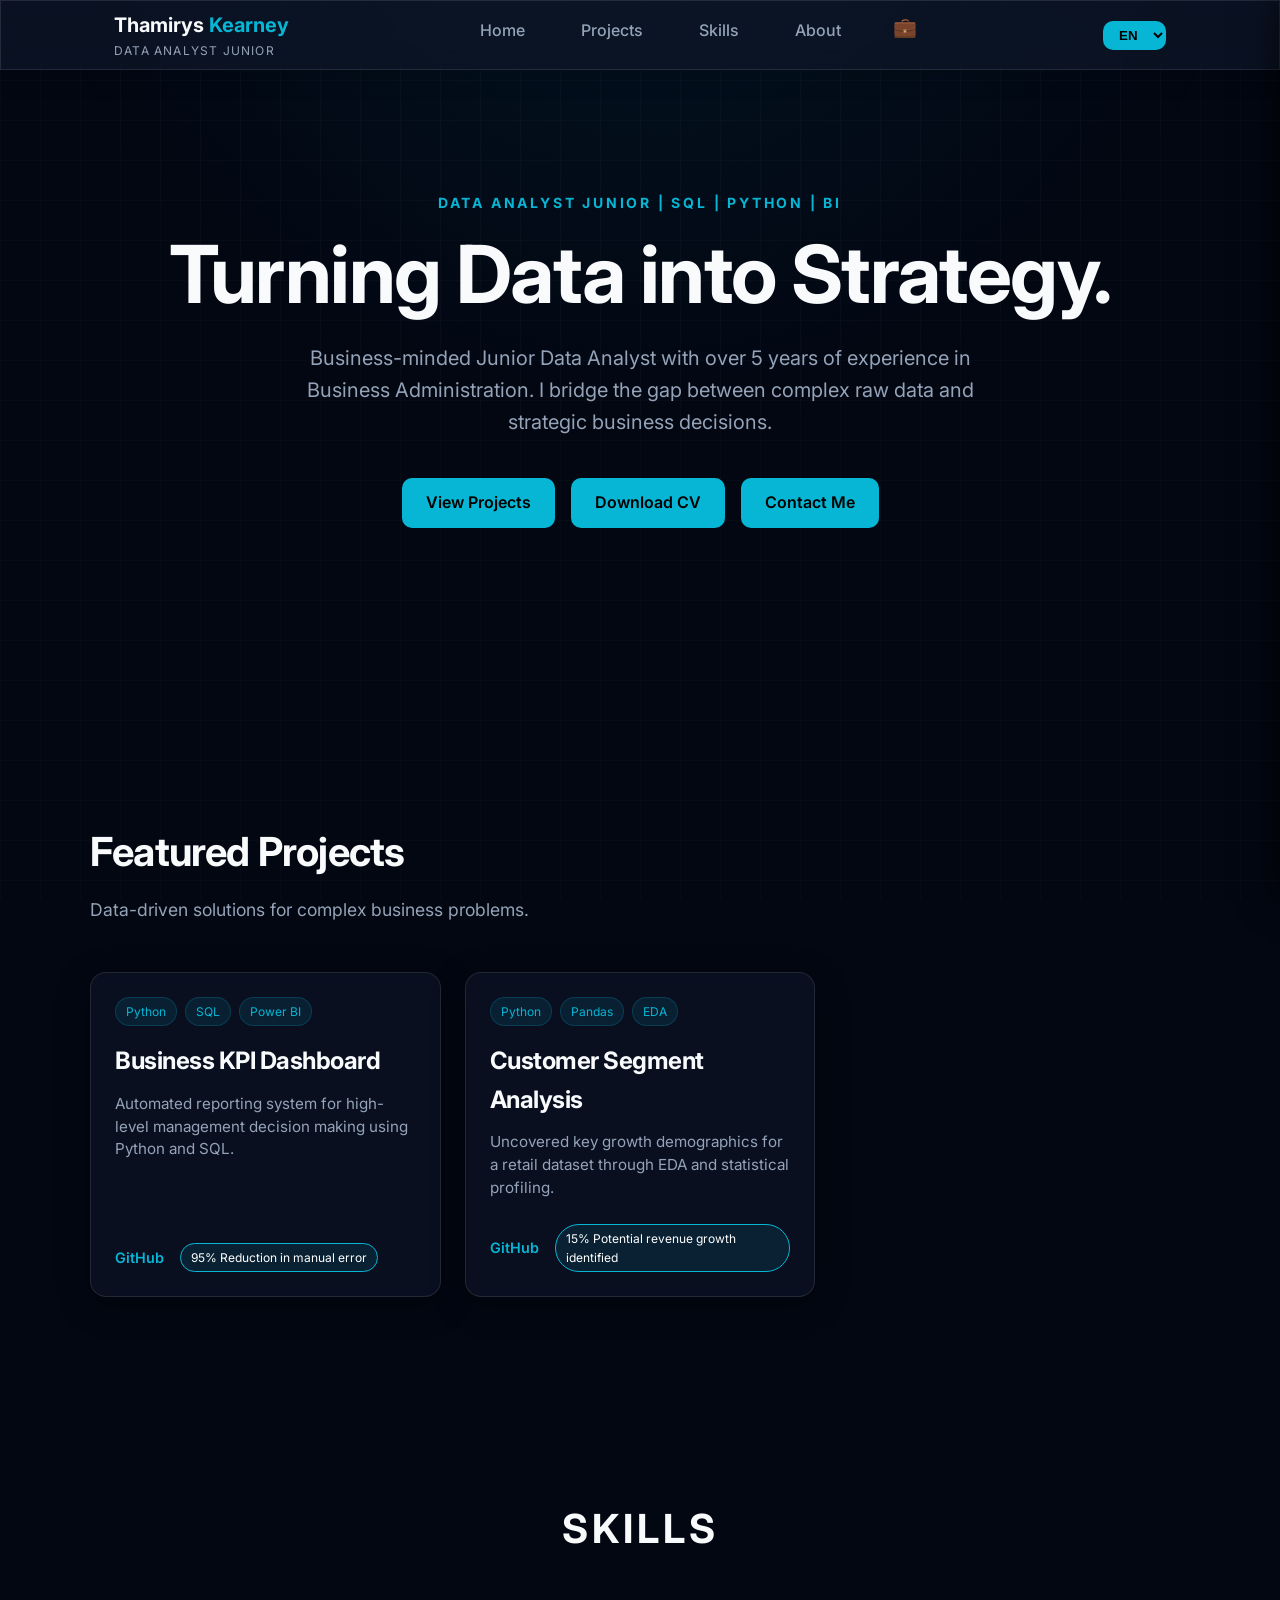
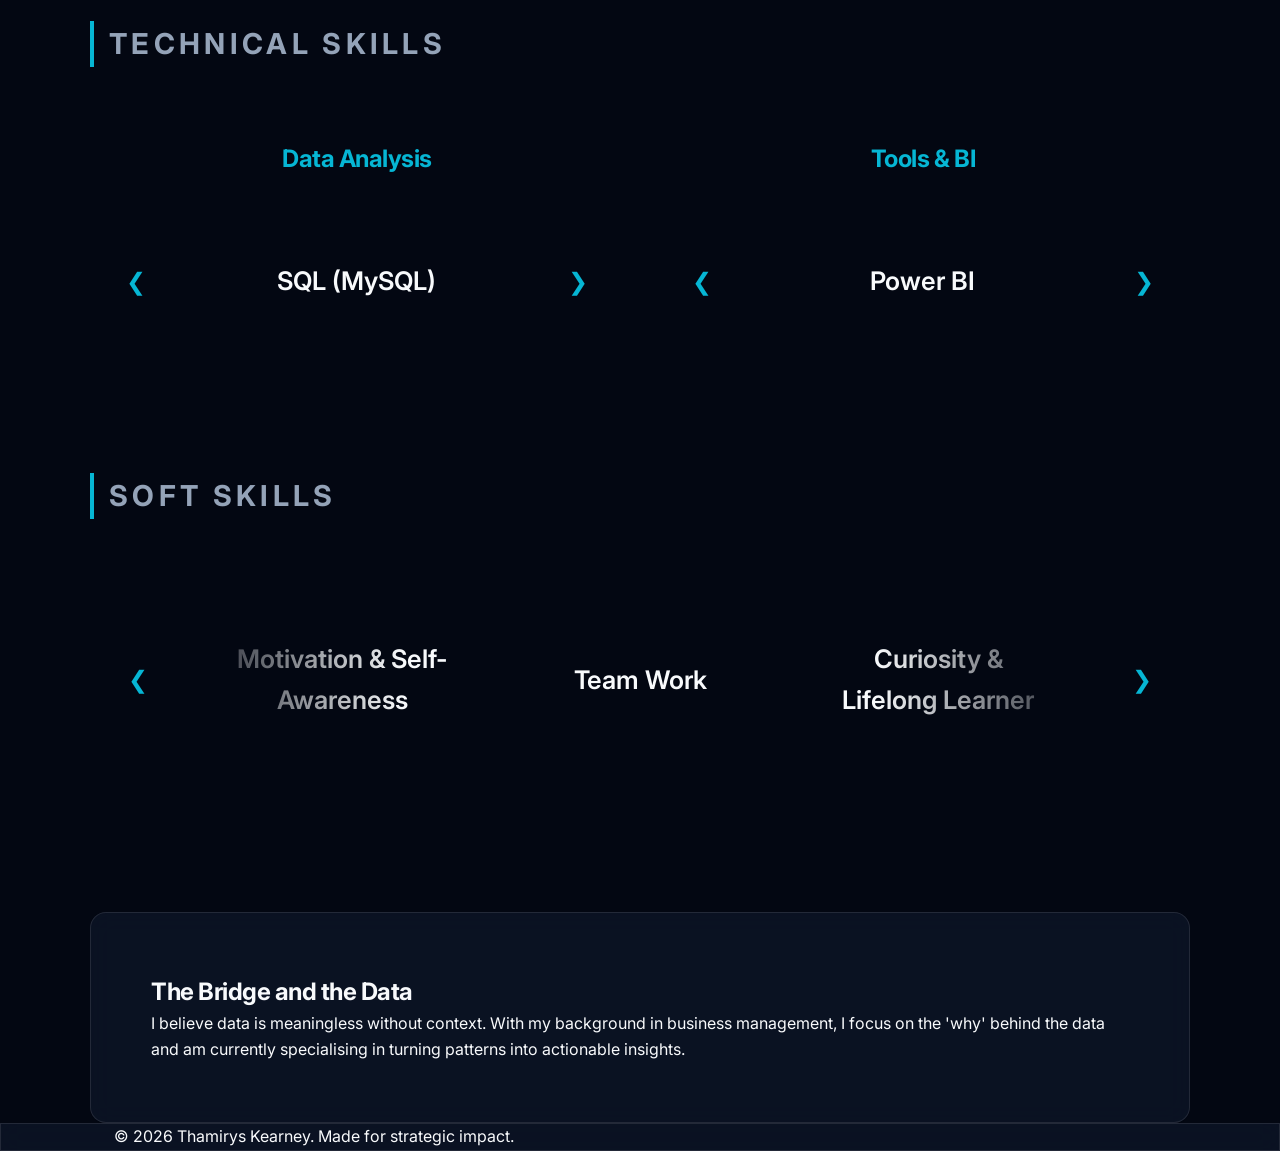
<file: index.html>
<!DOCTYPE html>
<html lang="en">

<head>
  <meta charset="UTF-8" />
  <meta name="viewport" content="width=device-width, initial-scale=1.0" />
  <title>Thamirys Kearney | Data Analyst Junior</title>
  <meta name="description"
    content="Thamirys Kearney - Professional Data Analyst Portfolio. Focused on business intelligence, SQL, Python and strategic insights." />
  <link rel="stylesheet" href="styles/globals.css" />
  <!-- Google Fonts -->
  <link rel="preconnect" href="https://fonts.googleapis.com">
  <link rel="preconnect" href="https://fonts.gstatic.com" crossorigin>
  <link href="https://fonts.googleapis.com/css2?family=Inter:wght@400;600;700&display=swap" rel="stylesheet">
</head>

<body>

  <header id="navbar" class="glass">
    <div class="container nav-content">
      <div class="logo">
        <span class="logo-name">Thamirys <span class="primary-text">Kearney</span></span>
        <span class="logo-role">Data Analyst Junior</span>
      </div>
      <nav>
        <ul>
          <li><a href="#hero" data-i18n="nav.home">Home</a></li>
          <li><a href="#projects" data-i18n="nav.projects">Projects</a></li>
          <li><a href="#skills" data-i18n="nav.skills">Skills</a></li>
          <li><a href="#about" data-i18n="nav.about">About</a></li>
          <li><button id="recruiter-mode-toggle" class="btn-recruiter" title="Recruiter Mode">💼</button></li>
        </ul>
      </nav>
      <div class="lang-switch">
        <select id="lang-select">
          <option value="en">EN</option>
          <option value="es">ES</option>
          <option value="pt">PT</option>
        </select>
      </div>
    </div>
  </header>

  <main>
    <section id="hero" class="container section-padding">
      <div class="hero-content">
        <h2 class="hero-eyebrow" data-i18n="hero.eyebrow">Data Analyst | SQL | Python | BI</h2>
        <h1 class="text-gradient" data-i18n="hero.title">Turning Data into Strategy.</h1>
        <p class="hero-desc" data-i18n="hero.description">
          Business-minded Data Analyst with a strong management background.
          I bridge the gap between complex raw data and strategic business decisions.
        </p>
        <div class="hero-actions">
          <a href="#projects" class="btn btn-primary" data-i18n="hero.cta.projects">View Projects</a>
          <a href="assets/cv.pdf" download="Thamirys_Kearney_CV.pdf" class="btn btn-primary"
            data-i18n="hero.cta.download">Download CV</a>
          <a href="#contact" class="btn btn-primary" data-i18n="hero.cta.contact">Contact Me</a>
        </div>
      </div>
    </section>

    <section id="projects" class="container section-padding">
      <div class="section-header">
        <h2 data-i18n="projects.title">Featured Projects</h2>
        <p data-i18n="projects.subtitle">Data-driven solutions for complex business problems.</p>
      </div>
      <div class="projects-grid" id="projects-container">
        <!-- Rendered by JS -->
      </div>
    </section>

    <section id="skills" class="container section-padding">
      <div class="section-header skills-header">
        <h2 data-i18n="skills.title" class="skills-main-title">SKILLS</h2>
      </div>

      <div class="skills-subsection">
        <h3 class="subsection-title" data-i18n="skills.subtitle">TECHNICAL SKILLS</h3>
        <div class="skills-container" id="technical-skills-container">
          <!-- Rendered by JS -->
        </div>
      </div>

      <div class="skills-subsection skills-subsection--soft">
        <h3 class="subsection-title" data-i18n="skills.soft_title">Soft Skills</h3>
        <div class="skills-container" id="soft-skills-container">
          <!-- Rendered by JS -->
        </div>
      </div>
    </section>

    <section id="about" class="container section-padding glass about-section">
      <div class="about-grid">
        <div class="about-text">
          <h2 data-i18n="about.title">The Bridge and the Data</h2>
          <div id="about-content-placeholder" data-i18n="about.description">
            <!-- Content here -->
          </div>
        </div>
      </div>
    </section>
  </main>

  <footer class="glass">
    <div class="container">
      <p>&copy; 2026 Thamirys Kearney. Made for strategic impact.</p>
    </div>
  </footer>

  <aside id="recruiter-panel" class="glass">
    <div class="recruiter-header">
      <h2 data-i18n="recruiter.title">Recruiter Quick-View</h2>
      <p data-i18n="recruiter.subtitle">Decision-ready summary.</p>
    </div>
    <div class="recruiter-actions">
      <div class="recruiter-cv-preview">
        <h4 data-i18n="recruiter.cv.title">Resume / CV</h4>
        <p data-i18n="recruiter.cv.info">Optimized for ATS & strategic impact.</p>
        <button class="btn btn-primary" onclick="window.print()" style="margin-top: 15px; width: 100%;">Print to
          PDF</button>
        <a href="assets/cv.pdf" download="Thamirys_Kearney_CV.pdf" class="btn btn-primary"
          style="margin-top: 10px; width: 100%; justify-content: center;" data-i18n="recruiter.cv.download">Download
          PDF</a>
      </div>
      <a href="mailto:thamirys.kearney@gmail.com" class="btn btn-primary" style="justify-content: center;">Send
        Email</a>
      <a href="https://www.linkedin.com/in/thamirys-kearney-0a7a7331/" target="_blank" class="btn btn-primary"
        style="justify-content: center;">LinkedIn Profile</a>
    </div>
  </aside>

  <div id="overlay" class="overlay"></div>

  <!-- Hidden Print Area -->
  <div id="cv-print-area" style="padding: 10mm; display: none;">
    <div class="cv-header">
      <h1>Thamirys Kearney</h1>
      <h2>Data Analyst Junior | SQL • Python • Business Intelligence</h2>
      <p>Worldwide | Email: thamirys.kearney@gmail.com</p>
      <p>LinkedIn: Thamirys Kearney | GitHub: ThamirysKearney</p>
    </div>

    <div class="cv-section">
      <h3>Perfil Profesional</h3>
      <p style="font-size: 10pt;">Profesional con visión de negocio en transición hacia el mundo de los Datos, con más
        de 5
        años de experiencia en gestión operativa y optimización de procesos. Especializándome en transformar datos
        complejos en
        decisiones estratégicas. Experiencia demostrada en la automatización de flujos de trabajo, creación de
        dashboards de BI y análisis de KPIs.</p>
    </div>

    <div class="cv-section">
      <h3>Habilidades Técnicas</h3>
      <div class="cv-skills-grid">
        <div><strong>Análisis:</strong> SQL (MySQL), Python (Pandas, NumPy)</div>
        <div><strong>BI:</strong> Power BI, Tableau, Excel Avanzado</div>
        <div><strong>Herramientas:</strong> ERP, Google Analytics, CRM, Git</div>
        <div><strong>Soft Skills:</strong> Trabajo en equipo, Soft Leadership, Curiosidad intelectual, adaptabilidad
        </div>
      </div>
    </div>

    <div class="cv-section">
      <h3>Experiencia Profesional</h3>
      <div class="cv-item">
        <div class="cv-item-header">
          <span>Analista de Operaciones y Datos | Altra Corporation Sl</span>
          <span>2019 – 2023</span>
        </div>
        <ul>
          <li>Optimización de Procesos: Rediseñé el proceso logístico mediante automatización, reduciendo el tiempo de
            espera en 1 día y la huella de carbono en un 50% (Aprobado por junta directiva).</li>
          <li>Business Intelligence: Creé reporte de KPIs y dashboards en Power BI para el análisis de comportamiento de
            clientes y pedidos internacionales.</li>
          <li>IA & Innovación: Colaboré en el desarrollo del primer proyecto de IA de la empresa, diseñando diagramas de
            flujo para chatbots automáticos.</li>
        </ul>
      </div>

      <div class="cv-item">
        <div class="cv-item-header">
          <span>Gestión de Operaciones e Itinerarios | Sport77 Racing Ltd (UK)</span>
          <span>2023 – 2025</span>
        </div>
        <ul>
          <li>Reporting Operativo: Preparé informes internos para la dirección ejecutiva sobre el estado de operaciones
            internacionales.</li>
          <li>Optimización de Logística: Introduje mejoras en canales de comunicación interna y herramientas de
            planificación, optimizando la gestión en periodos críticos.</li>
        </ul>
      </div>
    </div>

    <div class="cv-section">
      <h3>Formación y Certificaciones</h3>
      <div class="cv-item">
        <div class="cv-item-header">
          <span>Bootcamp Data Analyst Junior | Factoría F5 / Fundación la Caixa</span>
          <span>2026</span>
        </div>
        <div class="cv-item-header">
          <span>Grado en Business Management (BSc 2:1) | Swansea University (UK)</span>
          <span>2017</span>
        </div>
        <div style="font-size: 8pt; margin-top: 5px;">Certificaciones: Power BI para Controlling, AI Software
          Specialist, Data Governance Foundations, SQL for Data Analytics.</div>
      </div>
    </div>

    <div class="cv-section">
      <h3>Idiomas</h3>
      <p style="font-size: 9pt;"><strong>Español / Portugués:</strong> Nativo | <strong>Inglés:</strong> Nivel
        Profesional
        | <strong>Otros:</strong> Francés, Alemán, Italiano.</p>
    </div>
  </div>


  <script src="scripts/i18n.js"></script>
  <script src="scripts/main.js"></script>
</body>

</html>
</file>
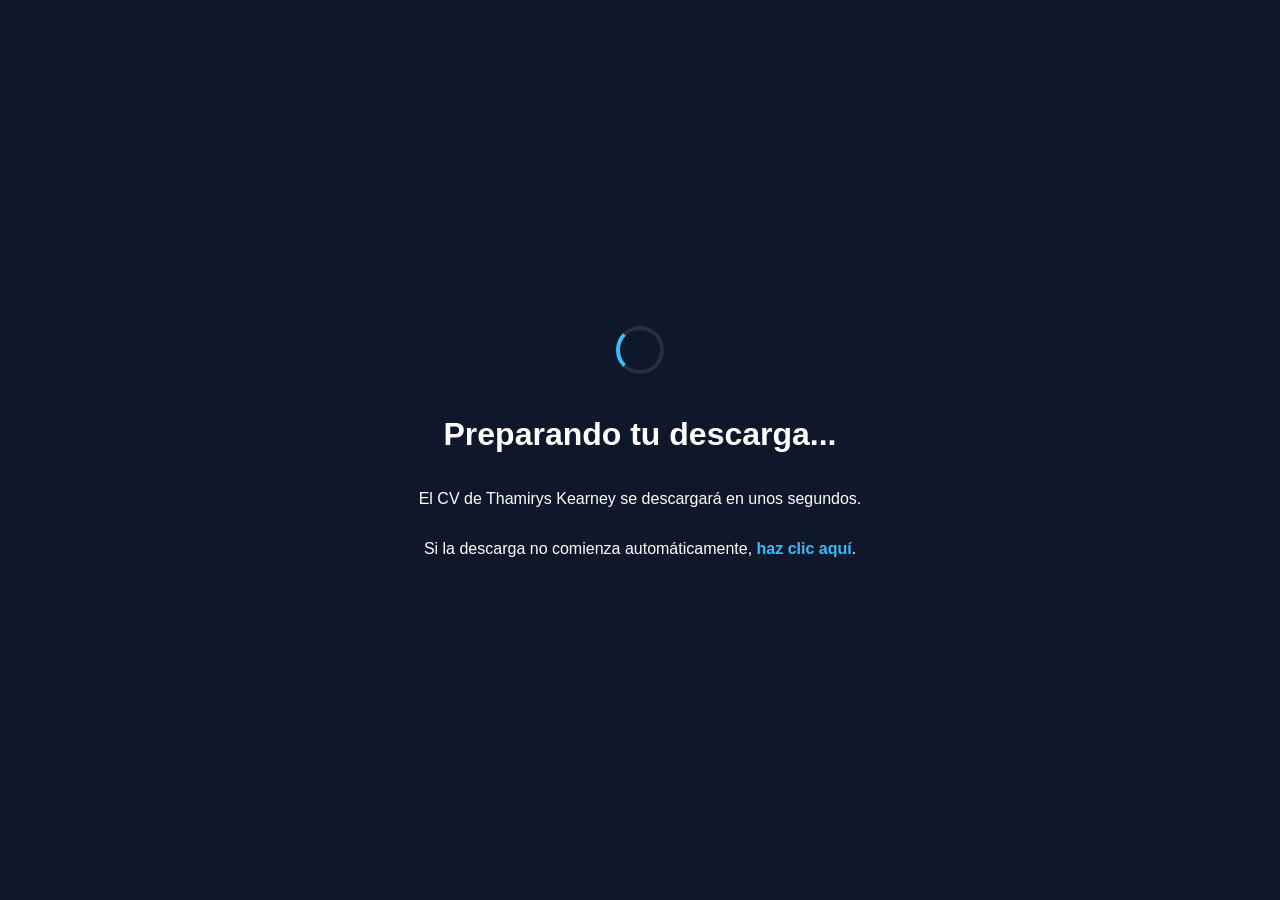
<file: cv.html>
<!DOCTYPE html>
<html lang="es">

<head>
    <meta charset="UTF-8">
    <meta name="viewport" content="width=device-width, initial-scale=1.0">
    <title>Descargando CV - Thamirys Kearney</title>
    <!-- Estilo rápido para que se vea profesional mientras descarga -->
    <style>
        body {
            font-family: 'Inter', sans-serif;
            display: flex;
            flex-direction: column;
            align-items: center;
            justify-content: center;
            height: 100vh;
            margin: 0;
            background-color: #0f172a;
            color: white;
            text-align: center;
        }

        .loader {
            border: 4px solid rgba(255, 255, 255, 0.1);
            border-left-color: #38bdf8;
            border-radius: 50%;
            width: 40px;
            height: 40px;
            animation: spin 1s linear infinite;
            margin-bottom: 20px;
        }

        @keyframes spin {
            to {
                transform: rotate(360deg);
            }
        }

        a {
            color: #38bdf8;
            text-decoration: none;
            margin-top: 20px;
            font-weight: bold;
        }
    </style>
</head>

<body>
    <div class="loader"></div>
    <h1>Preparando tu descarga...</h1>
    <p>El CV de Thamirys Kearney se descargará en unos segundos.</p>
    <p>Si la descarga no comienza automáticamente, <a href="assets/cv.pdf" download="Thamirys_Kearney_CV.pdf">haz clic
            aquí</a>.</p>

    <script>
        // Iniciar descarga automáticamente
        window.onload = function () {
            const link = document.createElement('a');
            link.href = 'assets/cv.pdf';
            link.download = 'Thamirys_Kearney_CV.pdf';
            document.body.appendChild(link);
            link.click();
            document.body.removeChild(link);

            // Opcional: Redirigir a la página principal después de 5 segundos
            // setTimeout(() => { window.location.href = 'index.html'; }, 5000);
        };
    </script>
</body>

</html>
</file>
<file: styles/globals.css>
:root {
    /* Colors - Corporate Slate & Cyan */
    --bg-color: #030712;
    --surface-color: #0f172a;
    --surface-hover: #1e293b;
    --text-main: #f8fafc;
    --text-muted: #94a3b8;
    --primary: #06b6d4;
    --primary-glow: rgba(6, 182, 212, 0.4);
    --border-color: rgba(255, 255, 255, 0.08);
    --glass-bg: rgba(15, 23, 42, 0.7);
    --glass-border: rgba(255, 255, 255, 0.1);

    /* Spacing & Radii */
    --radius-lg: 16px;
    --radius-md: 10px;
    --content-width: 1100px;
    --header-height: 70px;

    /* Transitions */
    --transition-fast: 200ms cubic-bezier(0.4, 0, 0.2, 1);
    --transition-slow: 400ms cubic-bezier(0.4, 0, 0.2, 1);
}

/* Reset & Base */
* {
    box-sizing: border-box;
    margin: 0;
    padding: 0;
}

html {
    scroll-behavior: smooth;
}

body {
    font-family: 'Inter', system-ui, -apple-system, sans-serif;
    background-color: var(--bg-color);
    color: var(--text-main);
    line-height: 1.6;
    overflow-x: hidden;
}

/* Grid Background */
body::before {
    content: "";
    position: fixed;
    top: 0;
    left: 0;
    width: 100%;
    height: 100%;
    background-image:
        radial-gradient(circle at 50% -20%, #06b6d415, transparent 50%),
        linear-gradient(rgba(255, 255, 255, 0.02) 1px, transparent 1px),
        linear-gradient(90deg, rgba(255, 255, 255, 0.02) 1px, transparent 1px);
    background-size: 100% 100%, 40px 40px, 40px 40px;
    z-index: -1;
}

h1,
h2,
h3,
h4 {
    font-weight: 700;
    letter-spacing: -0.02em;
}

a {
    text-decoration: none;
    color: inherit;
    transition: var(--transition-fast);
}

/* Utilities */
.container {
    max-width: var(--content-width);
    margin: 0 auto;
    padding: 0 24px;
}

.section-padding {
    padding: 100px 0;
}

.glass {
    background: var(--glass-bg);
    backdrop-filter: blur(12px);
    -webkit-backdrop-filter: blur(12px);
    border: 1px solid var(--glass-border);
}

.btn {
    display: inline-flex;
    align-items: center;
    padding: 12px 24px;
    border-radius: var(--radius-md);
    font-weight: 600;
    cursor: pointer;
    border: none;
    transition: var(--transition-fast);
}

.btn-primary {
    background-color: var(--primary);
    color: #000;
}

.btn-primary:hover {
    background-color: #22d3ee;
    box-shadow: 0 0 20px var(--primary-glow);
    transform: translateY(-2px);
}

.btn-outline {
    background: transparent;
    border: 1px solid var(--border-color);
    color: var(--text-main);
}

.btn-outline:hover {
    border-color: var(--primary);
    color: var(--primary);
}

/* Header & Nav */
header {
    position: fixed;
    top: 0;
    left: 0;
    width: 100%;
    height: var(--header-height);
    z-index: 1000;
    display: flex;
    align-items: center;
    background: rgba(3, 7, 18, 0.8);
    /* Un fondo oscuro pero translúcido */
    backdrop-filter: blur(15px);
    /* Desenfoque más fuerte para leer mejor el menú */
    border-bottom: 1px solid rgba(255, 255, 255, 0.05);
    /* Línea divisoria muy sutil */
    box-shadow: 0 4px 30px rgba(0, 0, 0, 0.1);
    /* Sombra suave inferior */
}

.nav-content {
    display: flex;
    justify-content: space-between;
    align-items: center;
    width: 100%;
}

.logo {
    display: flex;
    flex-direction: column;
}

.logo-name {
    font-size: 1.25rem;
    font-weight: 700;
}

.logo-role {
    font-size: 0.75rem;
    color: var(--text-muted);
    text-transform: uppercase;
    letter-spacing: 0.1em;
}

.primary-text {
    color: var(--primary);
}

nav ul {
    display: flex;
    gap: 32px;
    list-style: none;
}

nav a {
    font-weight: 500;
    color: var(--text-muted);
    padding: 6px 12px;
    border-radius: var(--radius-md);
    position: relative;
    overflow: hidden;
    display: inline-block;
}

nav a:hover {
    color: var(--primary);
}

.lang-switch select {
    background: var(--primary);
    color: #000;
    font-weight: 600;
    border: none;
    padding: 6px 12px;
    border-radius: var(--radius-md);
    cursor: pointer;
    transition: var(--transition-fast);
    position: relative;
    overflow: hidden;
}

.lang-switch select:hover {
    background-color: #22d3ee;
    box-shadow: 0 0 15px var(--primary-glow);
}

/* Hero Section */
#hero {
    display: flex;
    flex-direction: column;
    justify-content: center;
    min-height: 80vh;
    text-align: center;
}

.hero-eyebrow {
    color: var(--primary);
    text-transform: uppercase;
    letter-spacing: 0.2em;
    font-size: 0.875rem;
    margin-bottom: 16px;
}

#hero h1 {
    font-size: clamp(3rem, 8vw, 5rem);
    line-height: 1.1;
    margin-bottom: 24px;
}

.hero-desc {
    font-size: 1.25rem;
    color: var(--text-muted);
    max-width: 700px;
    margin: 0 auto 40px;
}

.hero-actions {
    display: flex;
    gap: 16px;
    justify-content: center;
}

.btn-recruiter {
    background: transparent;
    border: none;
    font-size: 1.2rem;
    cursor: pointer;
    transition: var(--transition-fast);
    position: relative;
    overflow: hidden;
    padding: 4px 8px;
    border-radius: var(--radius-md);
}

.btn-recruiter:hover {
    filter: invert(0.2);
    transform: scale(1.1);
}

/* Sections Common */
.section-header {
    margin-bottom: 48px;
    text-align: left;
}

.section-header h2 {
    font-size: 2.5rem;
    margin-bottom: 12px;
}

.section-header p {
    color: var(--text-muted);
    font-size: 1.1rem;
}

/* Projects Grid */
.projects-grid {
    display: grid;
    grid-template-columns: repeat(auto-fill, minmax(320px, 1fr));
    gap: 24px;
}

.project-card {
    position: relative;
    border-radius: var(--radius-lg);
    overflow: hidden;
    transition: var(--transition-slow);
    display: flex;
    flex-direction: column;
    background: rgba(15, 23, 42, 0.6);
    backdrop-filter: blur(10px);
    border: 1px solid rgba(255, 255, 255, 0.1);
    box-shadow: 0 8px 32px 0 rgba(0, 0, 0, 0.37);
}

.project-card:hover {
    transform: translateY(-8px);
    border-color: var(--primary);
    box-shadow: 0 20px 40px rgba(0, 0, 0, 0.4);
}

.project-card .card-content {
    padding: 24px;
    flex-grow: 1;
    display: flex;
    flex-direction: column;
}

.project-tags {
    display: flex;
    gap: 8px;
    margin-bottom: 16px;
    flex-wrap: wrap;
}

.tag {
    font-size: 0.75rem;
    padding: 4px 10px;
    border-radius: 99px;
    background: rgba(6, 182, 212, 0.1);
    color: var(--primary);
    border: 1px solid rgba(6, 182, 212, 0.2);
}

.project-card h3 {
    font-size: 1.5rem;
    margin-bottom: 12px;
}

.project-card p {
    color: var(--text-muted);
    font-size: 0.95rem;
    margin-bottom: 24px;
    line-height: 1.5;
}

.project-links {
    margin-top: auto;
    display: flex;
    gap: 16px;
}

.project-link {
    font-size: 0.9rem;
    font-weight: 600;
    color: var(--primary);
    display: flex;
    align-items: center;
    gap: 4px;
}

/* Skills Grid */
.skills-header {
    text-align: center;
    margin-bottom: 60px;
}

.skills-main-title {
    font-size: 3rem;
    letter-spacing: 0.1em;
}

.skills-container {
    display: grid;
    grid-template-columns: repeat(auto-fit, minmax(320px, 1fr));
    gap: 32px;
    align-items: stretch;
}

.subsection-title {
    font-size: 1.8rem;
    color: var(--text-muted);
    margin-bottom: 30px;
    text-transform: uppercase;
    letter-spacing: 0.15em;
    border-left: 4px solid var(--primary);
    padding-left: 15px;
}

.skills-subsection--soft {
    margin-top: 80px;
}

.skill-category {
    padding: 30px;
    border-radius: var(--radius-lg);
    display: flex;
    flex-direction: column;
    height: 100%;
    transition: transform 0.3s ease, box-shadow 0.3s ease;
}

.skill-category:hover {
    transform: translateY(-5px);
    /* La tarjeta sube un poquito */
    box-shadow: 0 0 20px rgba(6, 182, 212, 0.2);
    /* Resplandor color cian (tu color primary) */
}

.skill-category h4 {
    font-size: 1.5rem;
    margin-bottom: 10px;
    /* Reduced to pull items up */
    color: var(--primary);
    display: flex;
    align-items: center;
    justify-content: center;
    min-height: 4rem;
    /* Standardized to align items horizontally */
    gap: 12px;
    text-align: center;
}

.carousel-outer {
    position: relative;
    display: flex;
    align-items: center;
    gap: 10px;
    flex-grow: 1;
    /* Take up remaining space */
}

.carousel-container {
    overflow: hidden;
    width: 100%;
    position: relative;
    padding: 20px 0;
    /* Closer mask to center for one-by-one feel */
    mask-image: linear-gradient(to right, transparent, black 25%, black 75%, transparent);
}

.carousel-track {
    display: flex;
    gap: 48px;
    width: max-content;
}

.carousel-btn {
    background: transparent;
    border: none;
    color: var(--primary);
    width: 40px;
    height: 40px;
    border-radius: 50%;
    cursor: pointer;
    display: flex;
    align-items: center;
    justify-content: center;
    font-size: 1.5rem;
    transition: var(--transition-fast);
    z-index: 10;
}

.carousel-btn:hover {
    background: var(--primary);
    color: #000;
    box-shadow: 0 0 15px var(--primary-glow);
}

.skill-item {
    flex-shrink: 0;
    width: 250px;
    background: transparent;
    padding: 20px;
    border-radius: 0;
    border: none;
    display: flex;
    justify-content: center;
    align-items: center;
    text-align: center;
    transition: var(--transition-fast);
}

.skill-item:hover {
    transform: scale(1.05);
    background: transparent;
}

.skill-info {
    font-size: 1.6rem;
    font-weight: 600;
    color: var(--text-main);
    text-align: center;
}



/* Recruiter Panel */
#recruiter-panel {
    position: fixed;
    top: 0;
    right: -400px;
    width: 400px;
    height: 100%;
    z-index: 2000;
    padding: 40px;
    transition: var(--transition-slow);
    box-shadow: -10px 0 30px rgba(0, 0, 0, 0.5);
}

#recruiter-panel.open {
    right: 0;
}

.recruiter-header {
    margin-bottom: 32px;
}

.recruiter-header h2 {
    font-size: 1.5rem;
    color: var(--primary);
}

.recruiter-cv-preview {
    margin: 24px 0;
    padding: 24px;
    border-radius: var(--radius-md);
    background: var(--surface-hover);
    border: 1px dashed var(--border-color);
}

.recruiter-actions {
    display: flex;
    flex-direction: column;
    gap: 12px;
}

.overlay {
    position: fixed;
    top: 0;
    left: 0;
    width: 100%;
    height: 100%;
    background: rgba(0, 0, 0, 0.7);
    opacity: 0;
    visibility: hidden;
    z-index: 1999;
    transition: var(--transition-fast);
}

.overlay.visible {
    opacity: 1;
    visibility: visible;
}

/* About Section */
.about-section {
    border-radius: var(--radius-lg);
    padding: 60px;
}

/* Print Styles for CV (A4 Optimized) */
@media print {
    @page {
        size: A4;
        margin: 10mm;
    }

    /* 1. Hide everything by default using display: none to avoid blank pages */
    body>*:not(#cv-print-area) {
        display: none !important;
    }

    header,
    main,
    footer,
    aside,
    .overlay,
    #navbar,
    #recruiter-panel,
    #recruiter-mode-toggle {
        display: none !important;
    }

    /* 2. Show only the CV area and make it occupy the full page */
    #cv-print-area {
        display: block !important;
        visibility: visible !important;
        position: absolute;
        left: 0;
        top: 0;
        width: 100%;
        color: #000 !important;
        background: #fff !important;
        font-family: 'Inter', sans-serif;
        line-height: 1.4;
    }

    #cv-print-area * {
        visibility: visible !important;
        color: #000 !important;
    }

    .cv-header {
        border-bottom: 2px solid #000;
        padding-bottom: 10px;
        margin-bottom: 15px;
        text-align: center;
    }

    .cv-header h1 {
        font-size: 24pt;
        margin: 0;
        text-transform: uppercase;
    }

    .cv-header h2 {
        font-size: 14pt;
        margin: 5px 0;
        color: #444;
    }

    .cv-section {
        margin-bottom: 15px;
    }

    .cv-section h3 {
        font-size: 12pt;
        border-bottom: 1px solid #ccc;
        margin-bottom: 8px;
        text-transform: uppercase;
    }

    .cv-item {
        margin-bottom: 10px;
    }

    .cv-item-header {
        display: flex;
        justify-content: space-between;
        font-weight: bold;
        font-size: 10pt;
    }

    .cv-item ul {
        margin: 5px 0 0 20px;
        padding: 0;
        font-size: 9pt;
    }

    .cv-skills-grid {
        display: grid;
        grid-template-columns: repeat(2, 1fr);
        gap: 10px;
        font-size: 9pt;
    }

    .no-print {
        display: none !important;
    }
}

@keyframes fadeInUp {
    from {
        opacity: 0;
        transform: translateY(20px);
    }

    to {
        opacity: 1;
        transform: translateY(0);
    }
}

main>section {
    animation: fadeInUp 0.8s ease-out forwards;
}

/* 1. Definimos el estilo base del botón con un brillo oculto */
.btn-primary,
.lang-switch select,
nav a,
.btn-recruiter {
    position: relative;
    overflow: hidden;
    /* Esto asegura que el brillo no se salga del elemento */
    transition: all 0.3s ease;
}

/* 2. Creamos el "brillo" usando un elemento falso (::after) */
.btn-primary::after,
.lang-switch select::after,
nav a::after,
.btn-recruiter::after {
    content: '';
    position: absolute;
    top: -50%;
    left: -100%;
    /* Empezamos fuera por la izquierda */
    width: 50%;
    height: 200%;
    background: linear-gradient(to right,
            transparent,
            rgba(255, 255, 255, 0.3),
            /* El color del brillo blanco */
            transparent);
    transform: rotate(25deg);
    /* Inclinamos el brillo */
    transition: 0.7s;
    /* Duración de la animación */
    pointer-events: none;
    /* Make sure it doesn't block interactions */
}

/* 3. Cuando el usuario pasa el ratón (hover), movemos el brillo hacia la derecha */
.btn-primary:hover::after,
.lang-switch select:hover::after,
nav a:hover::after,
.btn-recruiter:hover::after {
    left: 120%;
    /* El brillo cruza todo el elemento */
}

/* 4. Ajustes específicos para el Nav (más lento y sutil) */
nav a::after {
    background: linear-gradient(to right,
            transparent,
            rgba(255, 255, 255, 0.15),
            /* Más tenue (de 0.3 a 0.15) */
            transparent);
    transition: 1.2s;
    /* Más lento (de 0.7s a 1.2s) */
}
</file>
